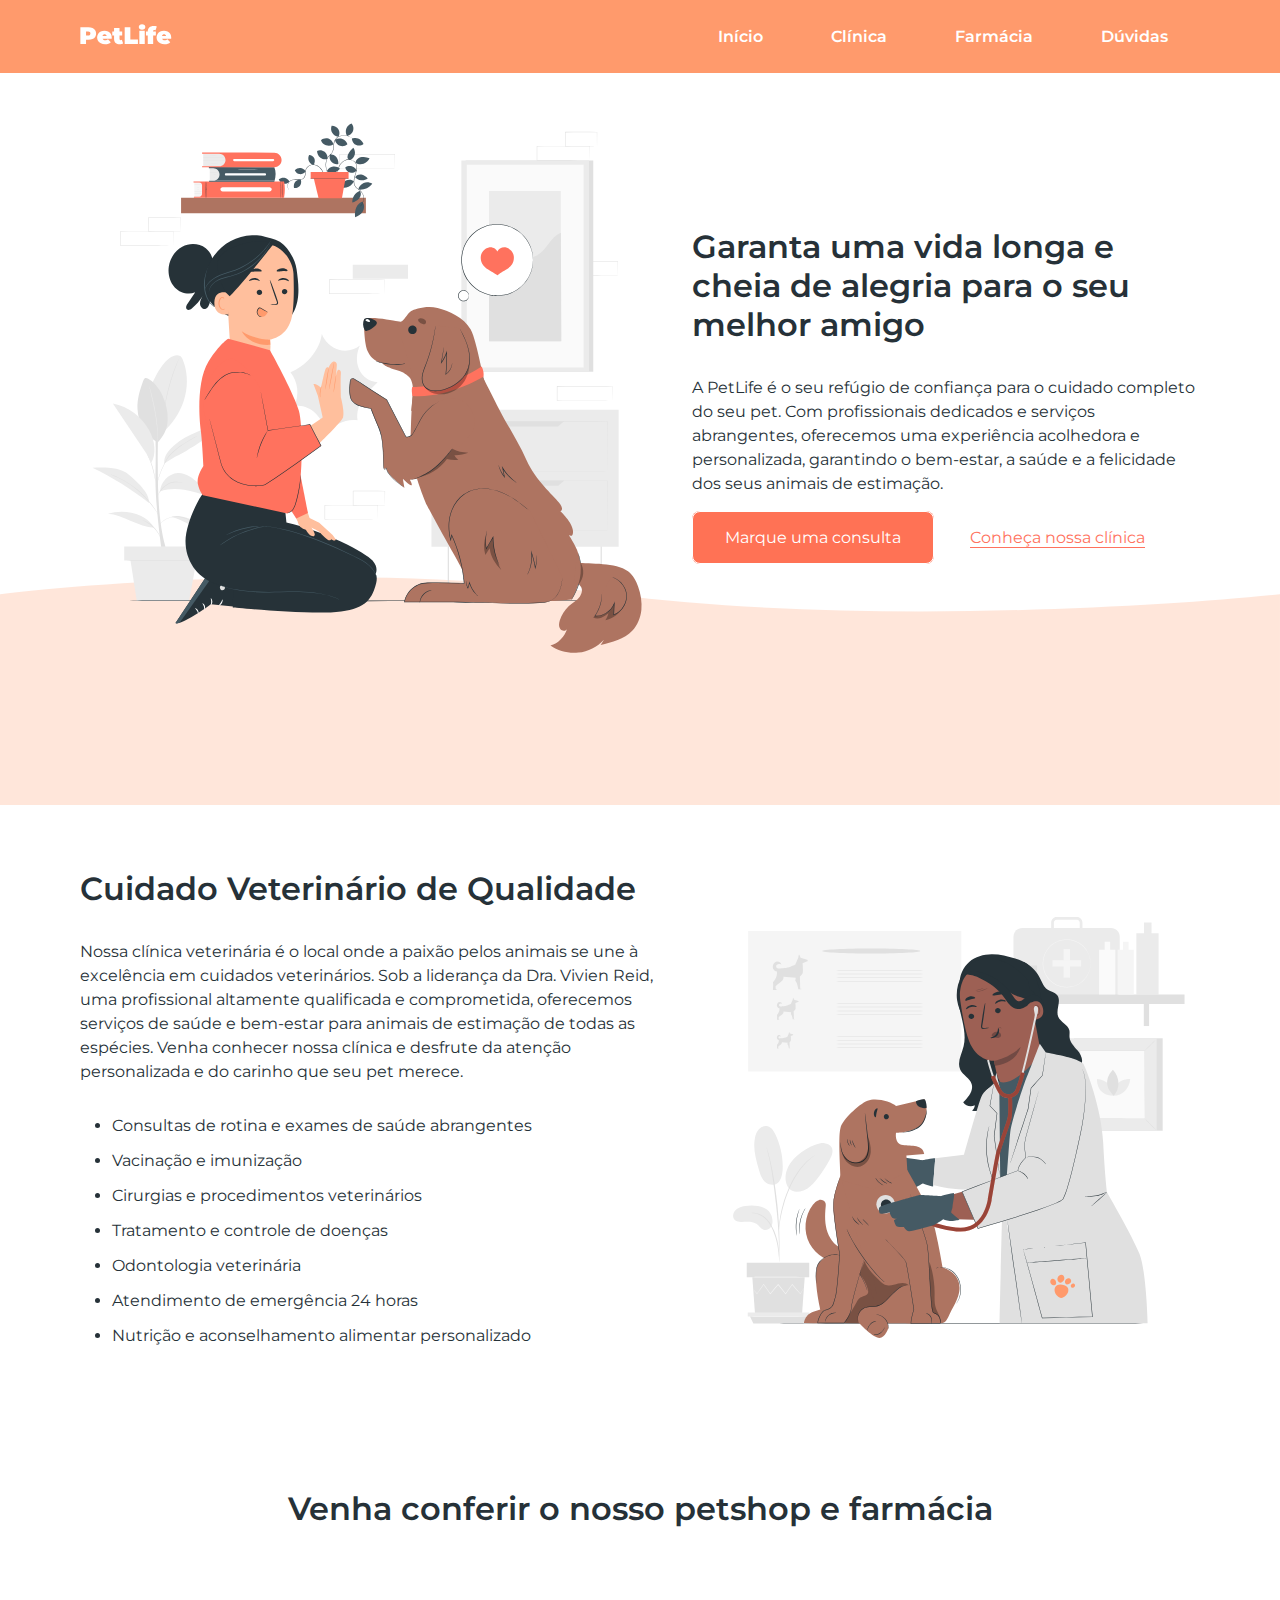
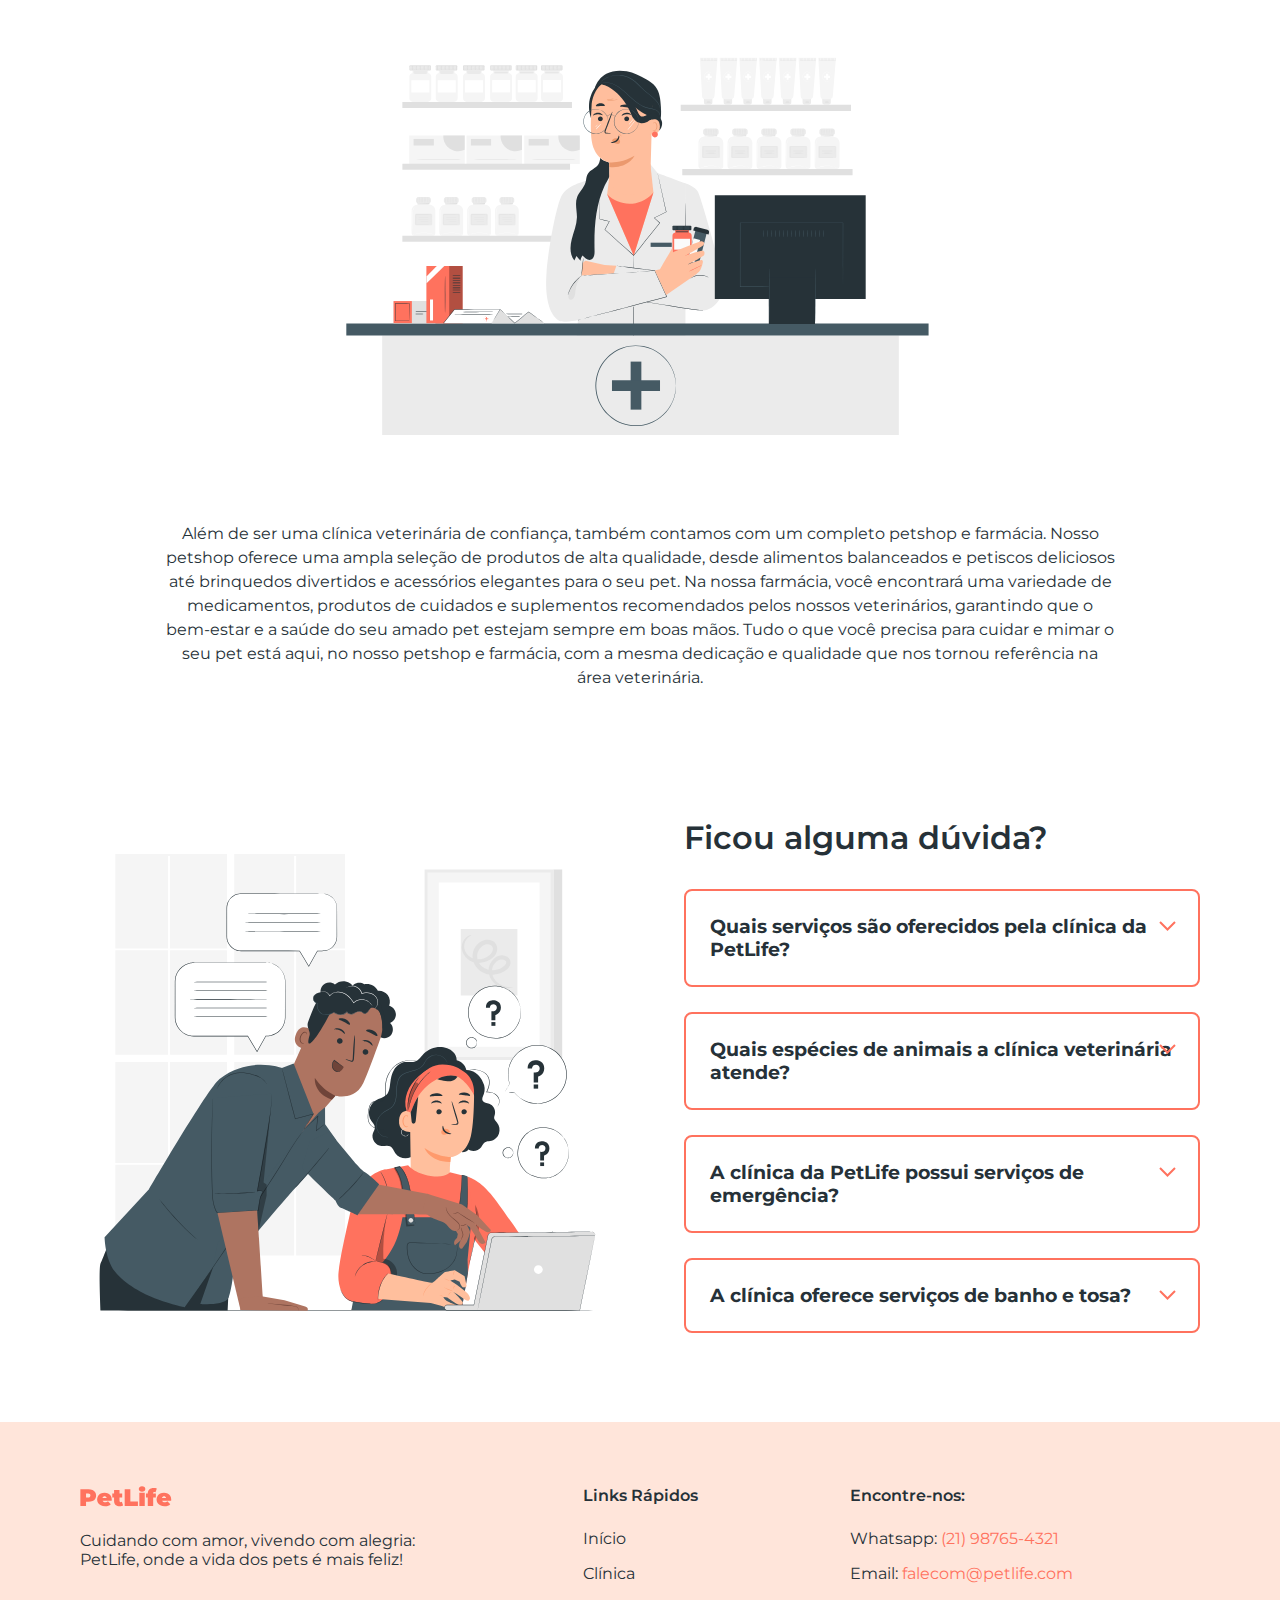
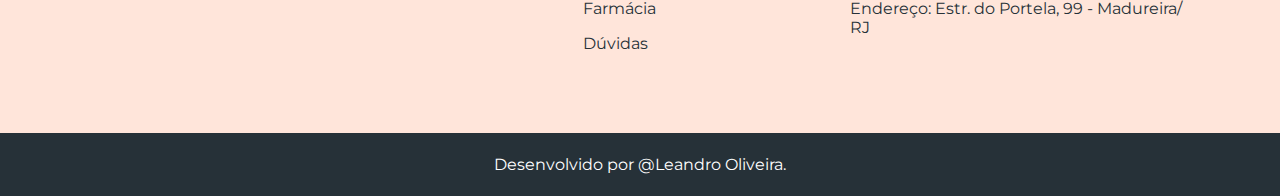
<file: index.html>
<!DOCTYPE html>
<html lang="pt-br">
<head>
    <title>PetLife</title>
    <meta name="description" content="Garanta uma vida longa e cheia de alegria para o seu melhor amigo">
    
    <link rel="stylesheet" href="index.css">
    <link rel="preconnect" href="https://fonts.googleapis.com">
    <link rel="preconnect" href="https://fonts.gstatic.com" crossorigin>
    <link href="https://fonts.googleapis.com/css2?family=Montserrat:ital,wght@0,100..900;1,100..900&display=swap" rel="stylesheet">

</head>

<body>
    <header>
        <a href="index.html">
            <img src="PetLife/img/logo-white.svg" alt="PetLife">
        </a>
        <nav>
            <a href="#inicio">Início</a>
            <a href="#clinica">Clínica</a>
            <a href="#farmacia">Farmácia</a>
            <a href="#duvidas">Dúvidas</a>
        </nav>
    </header>

    <main>
        <section id="inicio">
            <img src="PetLife/img/start-img.svg" alt="" width="580" height="580">

            <div>
                <h1>Garanta uma vida longa e cheia de alegria para o seu melhor amigo</h1>
                <p class="paragrafo">
                    A PetLife é o seu refúgio de confiança para o cuidado completo do seu pet. Com profissionais dedicados e
                    serviços abrangentes, oferecemos uma experiência acolhedora e personalizada, garantindo o bem-estar, 
                    a saúde e a felicidade dos seus animais de estimação.
                </p>
                <a class="button" href="consulta.html" target="_blank">Marque uma consulta</a>
                <a class="transp-button" href="clinica.html">Conheça nossa clínica</a>
            </div>
            <img class="absolute" src="PetLife/img/shape.svg" alt="">

        </section>

        <section id="clinica">
            <div>
                <h2>Cuidado Veterinário de Qualidade</h2>
                <p class="paragrafo">Nossa clínica veterinária é o local onde a paixão pelos animais se une à excelência em cuidados veterinários.
                    Sob a liderança da Dra. Vivien Reid, uma profissional altamente qualificada e comprometida, oferecemos
                    serviços
                    de saúde e bem-estar para animais de estimação de todas as espécies. Venha conhecer nossa clínica e desfrute
                    da
                    atenção personalizada e do carinho que seu pet merece.</p>
            
            <ul>
                <li>Consultas de rotina e exames de saúde abrangentes</li>
                <li>Vacinação e imunização</li>
                <li>Cirurgias e procedimentos veterinários</li>
                <li>Tratamento e controle de doenças</li>
                <li>Odontologia veterinária</li>
                <li>Atendimento de emergência 24 horas</li>
                <li>Nutrição e aconselhamento alimentar personalizado</li>
            </ul>
            </div>
            <img src="PetLife/img/clinic-img.svg" width="480" height="480" loading="lazy">  
        </section>

        <section id="farmacia">
            <h2>Venha conferir o nosso petshop e farmácia</h2>
            <img src="PetLife/img/shop-img.svg" width="645" height="430" loading="lazy">
            <p class="paragrafo">
                Além de ser uma clínica veterinária de confiança, também contamos com um completo petshop e farmácia. Nosso
                petshop oferece uma ampla seleção de produtos de alta qualidade, desde alimentos balanceados e petiscos
                deliciosos até brinquedos divertidos e acessórios elegantes para o seu pet. Na nossa farmácia, você encontrará
                uma variedade de medicamentos, produtos de cuidados e suplementos recomendados pelos nossos veterinários,
                garantindo que o bem-estar e a saúde do seu amado pet estejam sempre em boas mãos. Tudo o que você precisa para
                cuidar e mimar o seu pet está aqui, no nosso petshop e farmácia, com a mesma dedicação e qualidade que nos
                tornou referência na área veterinária.
            </p>
        </section>

        <section id="duvidas">
            <img src="PetLife/img/faq-img.svg" width="540" height="540" loading="lazy">
            <div>
                <h2>Ficou alguma dúvida?</h2>
                <div class="duvida">
                    <h3>Quais serviços são oferecidos pela clínica da PetLife?</h3>
                    <img src="PetLife/img/arrow-down.svg" alt="">
                    <p class="paragrafo">
                        A clínica da PetLife oferece uma ampla gama de serviços, incluindo consultas de rotina, vacinação,
                        cirurgias, tratamento de doenças, cuidados odontológicos, atendimento de emergência 24 horas, 
                        programas de prevenção de pulgas, carrapatos e vermes, entre outros. Nosso objetivo é fornecer cuidados 
                        abrangentes e personalizados para garantir a saúde e o bem-estar do seu pet.
                    </p>
                </div>
                <div class="duvida">
                    <h3>Quais espécies de animais a clínica veterinária atende?</h3>
                    <img src="PetLife/img/arrow-down.svg" alt="">
                    <p class="paragrafo">
                      A clínica veterinária da PetLife atende animais de estimação de todas as espécies, incluindo cães, gatos,
                      pássaros, roedores e répteis. Nossos profissionais possuem conhecimento e experiência para cuidar de
                      diferentes tipos de animais, oferecendo um atendimento especializado e dedicado a cada um deles.
                    </p>
                  </div>
                  <div class="duvida">
                    <h3>A clínica da PetLife possui serviços de emergência?</h3>
                    <img src="PetLife/img/arrow-down.svg" alt="">
                    <p class="paragrafo">
                      Sim, a clínica veterinária da PetLife oferece serviços de emergência 24 horas. Se o seu animal de estimação
                      precisar de atendimento veterinário imediato fora do horário de expediente, nossa equipe está pronta para
                      ajudar, fornecendo cuidados urgentes e tratamento adequado para garantir o bem-estar do seu pet.
                    </p>
                  </div>
                  <div class="duvida">
                    <h3>A clínica oferece serviços de banho e tosa?</h3>
                    <img src="PetLife/img/arrow-down.svg" alt="">
                    <p class="paragrafo">
                      Sim, a clínica veterinária da PetLife oferece serviços profissionais de banho e tosa. Nossa equipe de
                      profissionais experientes garante que seu pet receba cuidados adequados, usando produtos de alta qualidade e
                      técnicas seguras. O banho e tosa ajudam a manter a higiene, a saúde da pele e pelagem do seu pet, além de
                      proporcionar uma experiência relaxante e agradável para eles.
                    </p>
                  </div>
            </div>
            
        </section>
    </main>

    <footer>
        <div>
            <img src="PetLife/img/logo.svg" alt="PetLife">
            <p>Cuidando com amor, vivendo com alegria: PetLife, onde a vida dos pets é mais feliz!</p>
        </div>
           
        <div>
            <strong class="titulo">Links Rápidos</strong>
            <nav>
                <a href="#inicio">Início</a>
                <a href="#clinica">Clínica</a>
                <a href="#farmacia">Farmácia</a>
                <a href="#duvidas">Dúvidas</a>
            </nav>
        </div>

        <div>
            <strong class="titulo">Encontre-nos:</strong>
            <p>Whatsapp: <a href="http://wa.me/5521987654321" target="_blank">(21) 98765-4321</a></p>
            <p>Email: <a href="mailto:falecom@petlife.com">falecom@petlife.com</a></p>
            <p>Endereço: Estr. do Portela, 99 - Madureira/ RJ</p>
        </div>
    </footer>

        <div id="copyright">Desenvolvido por @Leandro Oliveira.</div>

<script src="index.js"></script>
       
</body>
</html>
</file>
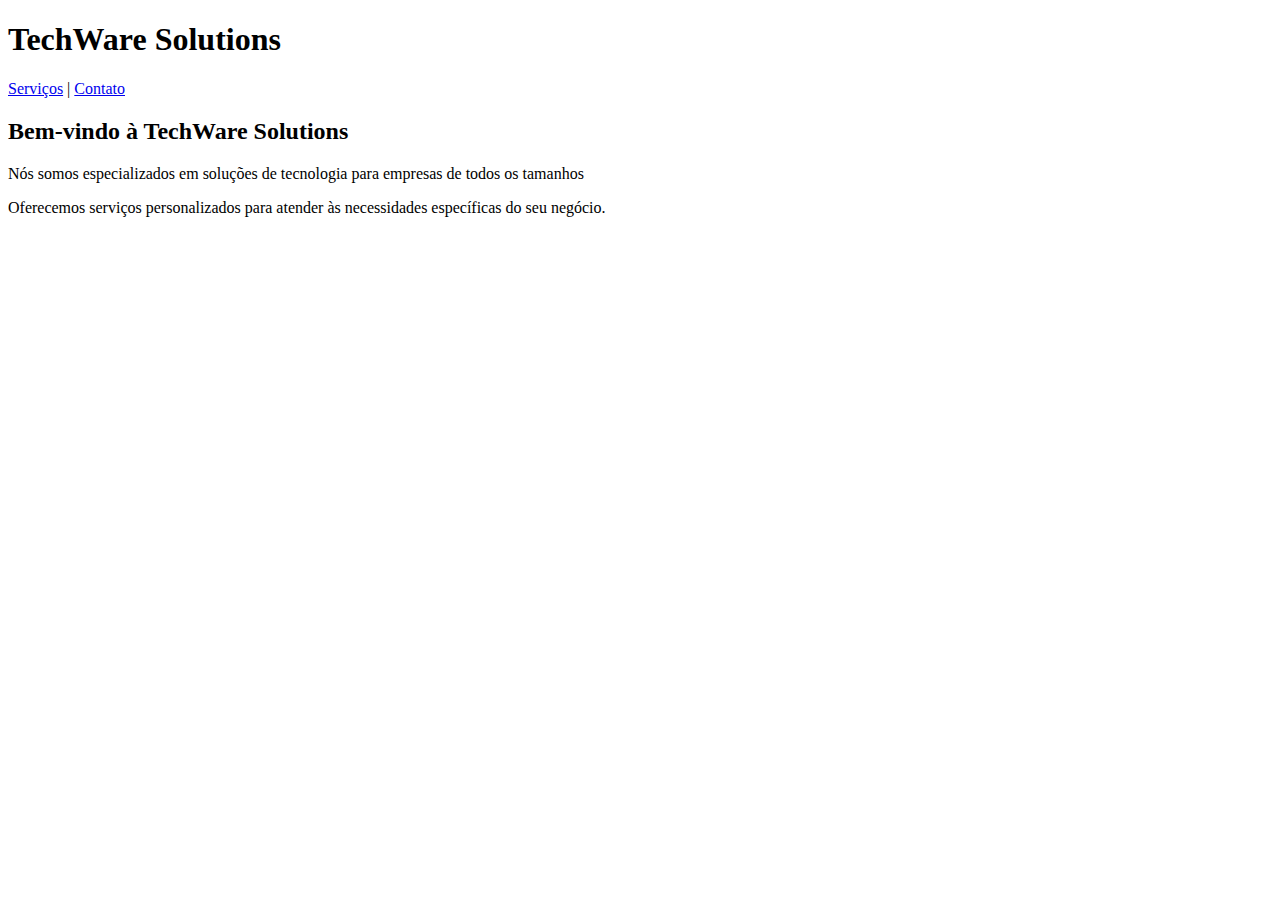
<file: HTML/index.html>
<!DOCTYPE html>
<html lang="en">
<head>
        <meta name="TechWare" content="width=device-width, initial-scale=1.0">
    <title>Início - TechWare Solutions</title>
</head>
<body>
    <h1>TechWare Solutions</h1>

    <div>
        <a href="servicos.html">Serviços</a> |
        <a href="contato.html">Contato</a>
    </div>

    <h2>Bem-vindo à TechWare Solutions</h2>

    <div>
        <p>Nós somos especializados em soluções de tecnologia para empresas de todos os tamanhos</p>

        <p>Oferecemos serviços personalizados para atender às necessidades específicas do seu negócio.</p>
    </div>
    
</body>
</html>
</file>
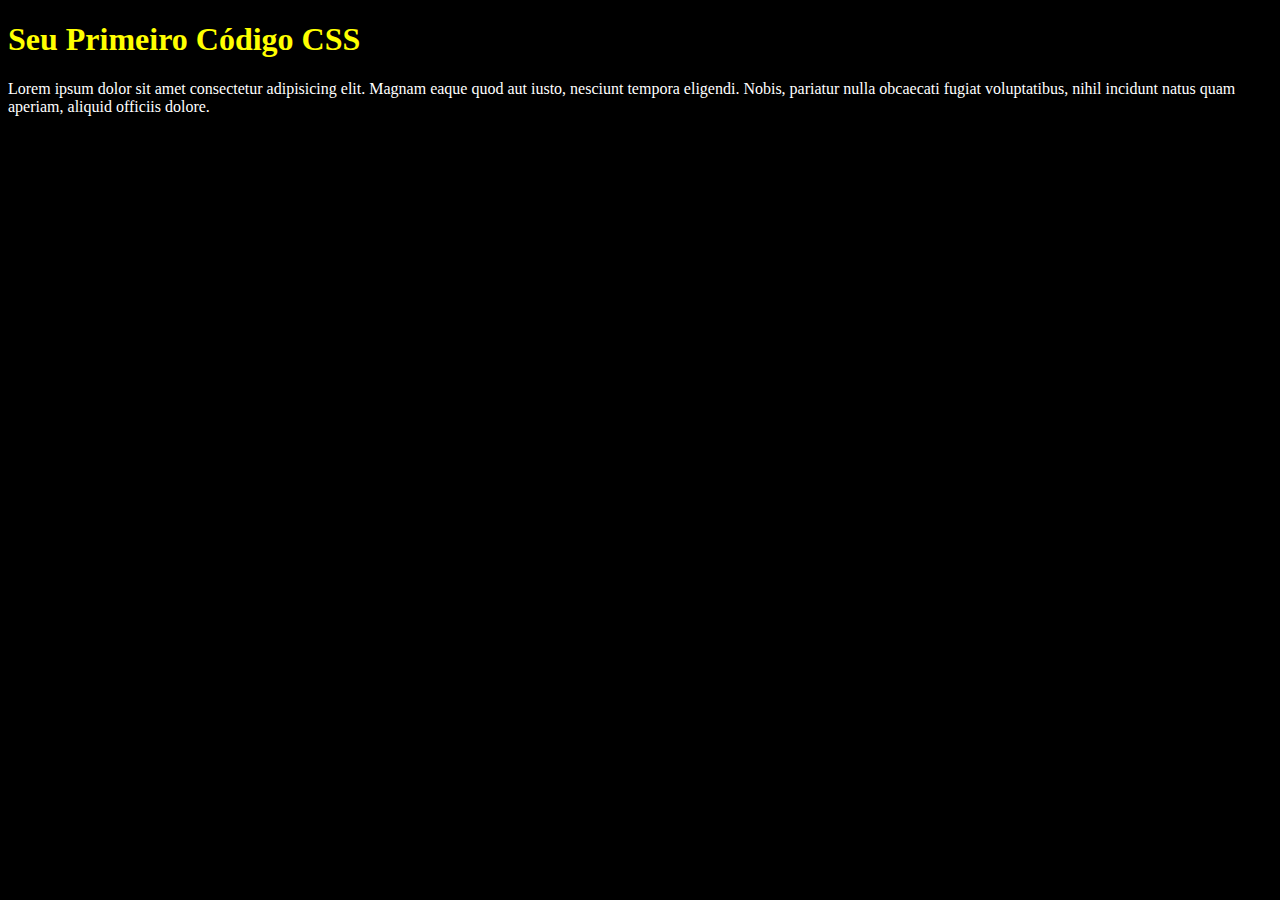
<file: CSS/intro/index.html>
<!DOCTYPE html>
<html lang="pt-br">

<head>
    <meta charset="UTF-8">
    <meta name="viewport" content="width=device-width, initial-scale=1.0">
    <title>Primeiro Código CSS</title>
    <link rel="stylesheet" href="style.css">
</head>

<body>
    <h1>Seu Primeiro Código CSS</h1>
    <p>Lorem ipsum dolor sit amet consectetur adipisicing elit. Magnam eaque quod aut iusto, nesciunt tempora eligendi. Nobis, pariatur nulla obcaecati fugiat voluptatibus, nihil incidunt natus quam aperiam, aliquid officiis dolore.</p>
</body>

</html>
</file>
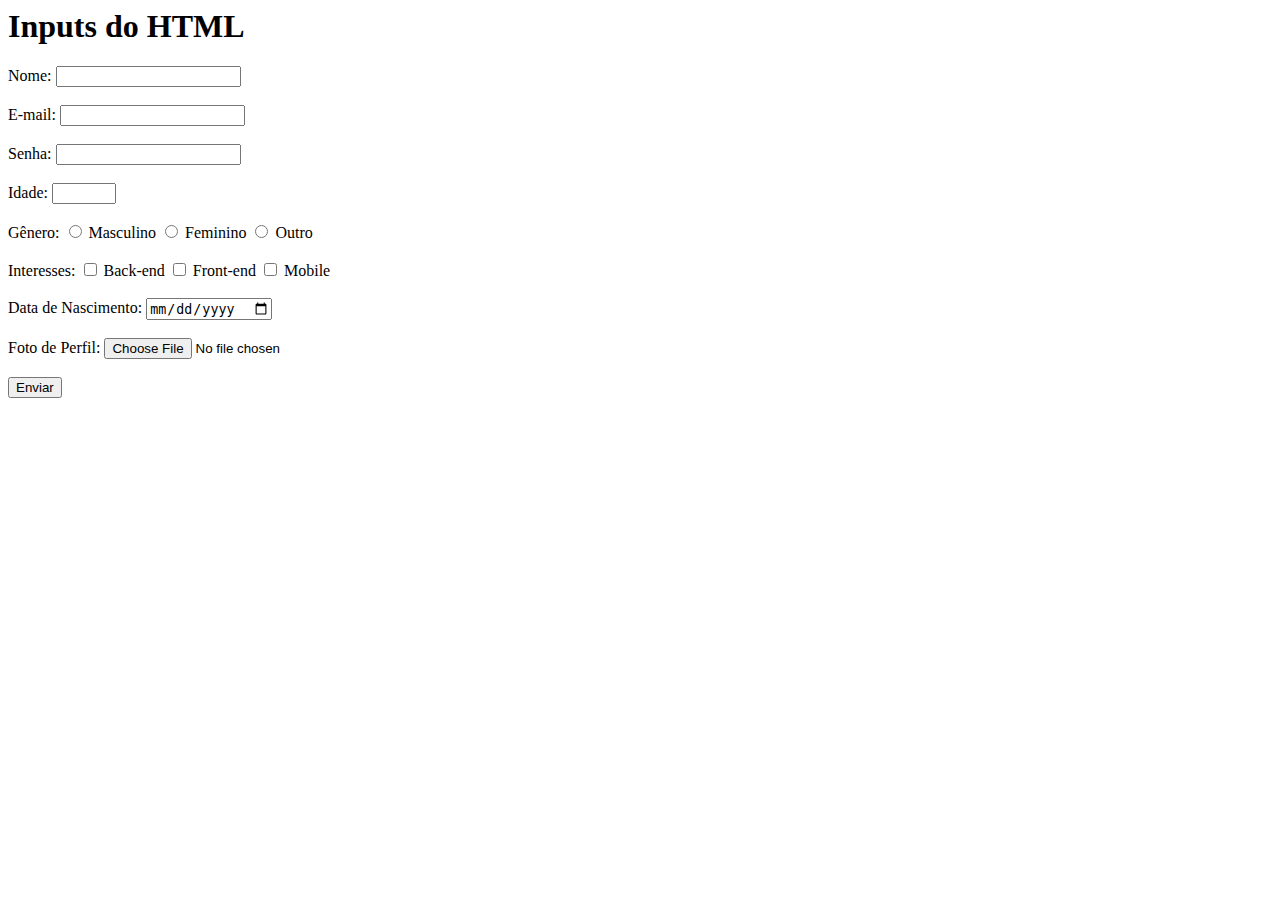
<file: HTML/formulario/index.html>
<html>
<head>
  <title>Inputs do HTML</title>
</head>

<body>
  <h1>Inputs do HTML</h1>

  <form>
    <!-- Campo de texto -->
    <label for="nome">Nome:</label>
    <input type="text" id="nome" name="nome" required>
    <br><br>

    <!-- Campo de e-mail -->
    <label for="email">E-mail:</label>
    <input type="email" id="email" name="email" required>
    <br><br>

    <!-- Campo de senha -->
    <label for="senha">Senha:</label>
    <input type="password" id="senha" name="senha" required>
    <br><br>

    <!-- Campo de número -->
    <label for="idade">Idade:</label>
    <input type="number" id="idade" name="idade" min="18" max="100">
    <br><br>

    <!-- Campo de seleção usando inputs de radio -->
    <label>Gênero:</label>
    <input type="radio" id="masculino" name="genero" value="masculino">
    <label for="masculino">Masculino</label>
    <input type="radio" id="feminino" name="genero" value="feminino">
    <label for="feminino">Feminino</label>
    <input type="radio" id="outro" name="genero" value="outro">
    <label for="outro">Outro</label>
    <br><br>

    <!-- Campo de seleção múltipla usando inputs de checkbox -->
    <label>Interesses:</label>
    <input type="checkbox" id="backend" name="interesses" value="backend">
    <label for="backend">Back-end</label>
    <input type="checkbox" id="frontend" name="interesses" value="frontend">
    <label for="frontend">Front-end</label>
    <input type="checkbox" id="mobile" name="interesses" value="mobile">
    <label for="mobile">Mobile</label>
    <br><br>

    <!-- Campo de data -->
    <label for="dataNascimento">Data de Nascimento:</label>
    <input type="date" id="dataNascimento" name="dataNascimento">
    <br><br>

    <!-- Campo de arquivo (upload de arquivos) -->
    <label for="fotoPerfil">Foto de Perfil:</label>
    <input type="file" id="fotoPerfil" name="fotoPerfil">
    <br><br>

    <button type="submit">Enviar</button>
  </form>
</body>

</html>
</file>
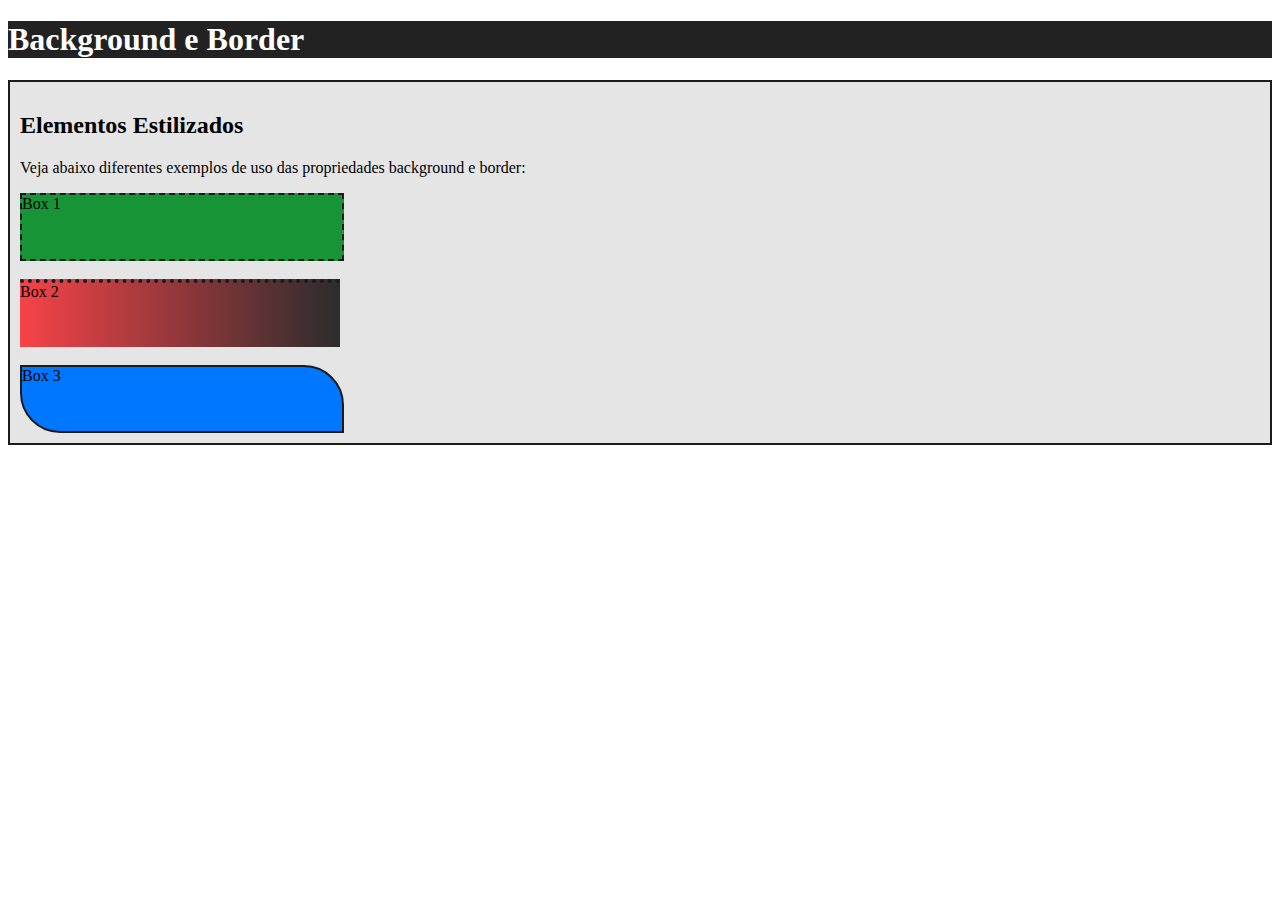
<file: CSS/intro/bg & border/index.html>
<!DOCTYPE html>
<html lang="pt-br">

<head>
    <meta charset="UTF-8">
    <meta name="viewport" content="width=device-width, initial-scale=1.0">
    <title>Background e Border</title>

    <link rel="stylesheet" href="style.css">
</head>

<body>
    <header>
        <h1>Background e Border</h1>
    </header>

    <main>
        <h2>Elementos Estilizados</h2>
        <p>Veja abaixo diferentes exemplos de uso das propriedades background e border:</p>

        <section>
            <div class="box box1">Box 1</div>
            <br>
            <div class="box box2">Box 2</div>
            <br>
            <div class="box box3">Box 3</div>
        </section>
    </main>
</body>

</html>
</file>
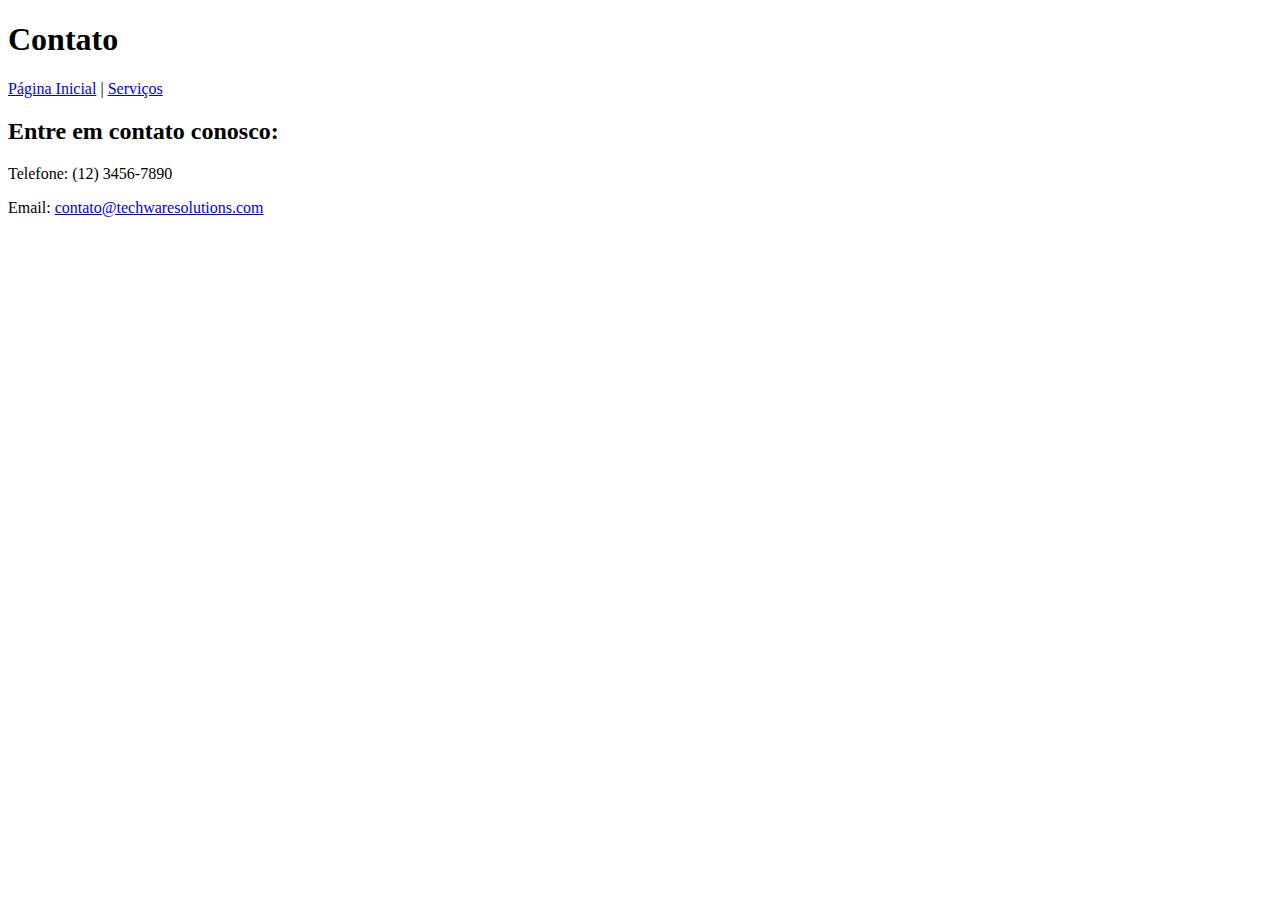
<file: HTML/contato.html>
<!DOCTYPE html>
<html lang="en">
<head>
        <meta name="viewport" content="width=device-width, initial-scale=1.0">
    <title>Contato</title>
</head>
<body>
    <h1>Contato</h1>

    <div>
        <a href="index.html">Página Inicial</a> |
        <a href="servicos.html">Serviços</a>
    </div>

    <h2>Entre em contato conosco:</h2>

    <div>
        <p>Telefone: (12) 3456-7890</p>
        <p>Email: <a href="mailto:contato@techwaresolutions.com"> contato@techwaresolutions.com</a></p>
    </div>

</body>
</html>
</file>
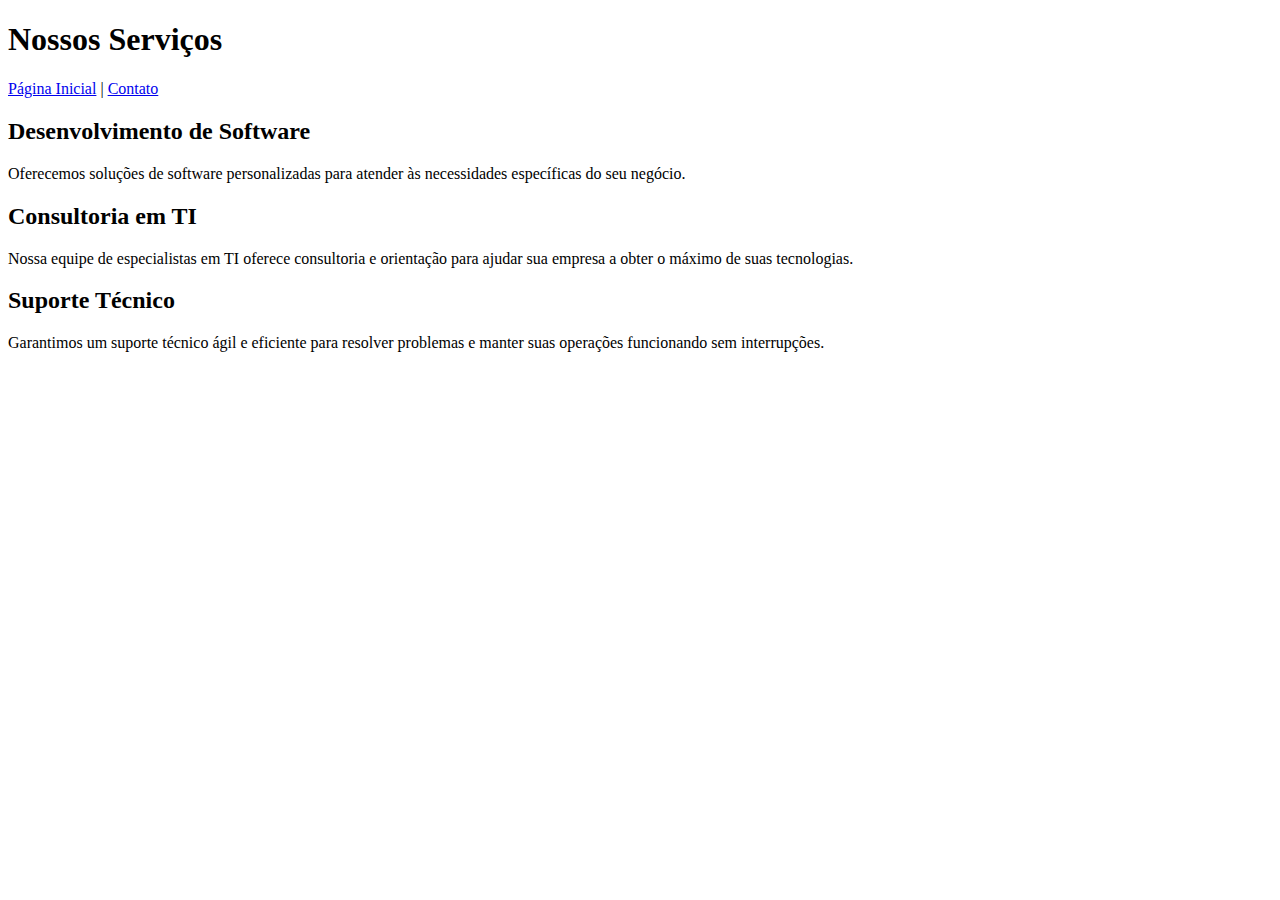
<file: HTML/servicos.html>
<!DOCTYPE html>
<html lang="en">
<head>
    <meta name="viewport" content="width=device-width, initial-scale=1.0">
    <title>Serviços</title>
</head>
<body>
    <h1>Nossos Serviços</h1>

    <div>
        <a href="index.html">Página Inicial</a> |
        <a href="contato.html">Contato</a>
    </div>

    <div>
        <h2>Desenvolvimento de Software</h2>
        <p>Oferecemos soluções de software personalizadas para atender às necessidades específicas do seu negócio.</p>
    </div>

    <div>
        <h2>Consultoria em TI</h2>
        <p>Nossa equipe de especialistas em TI oferece consultoria e orientação para ajudar sua empresa a obter o máximo de 
        suas tecnologias.</p>
    </div>

    <div>
        <h2>Suporte Técnico</h2>
        <p>Garantimos um suporte técnico ágil e eficiente para resolver problemas e manter suas operações funcionando
        sem interrupções.</p>
    </div>
    
</body>
</html>
</file>
<file: index.css>
*{
    box-sizing: border-box;
    margin: 0;
    padding: 0;
    font-family: 'Montserrat', sans-serif;
}

body{
    color: #263138
}

header {
    background-color: #FF9A6C;
    display: flex;
    align-items: center;
    justify-content: space-between;
    padding-left: 80px;
    padding-right: 80px;
    padding-top: 24px;
    padding-bottom: 24px;
}

header nav a {
    color: #FFFFFF;
    font-weight: 600;
    padding: 32px;
    text-decoration: none;
}

#inicio {
    display: flex;
    align-items: center;
    gap: 32px;
    padding: 24px 80px 128px 80px;
    position: relative;
}

h1,
h2 {
    font-weight: 600;
    font-size: 32px;
    margin-bottom: 32px;
}

.paragrafo {
    line-height: 150%;
    margin-bottom: 32px;
}

.button {
    background-color: #FF7255;
    border-radius: 8px;
    border-color: #FF7255;
    color: #FFFFFF;
    padding: 16px 32px;
    border: 1px solid; 
    text-decoration: none;
    transition: 0.5s;
}

.button:hover {
    background-color: #FFFFFF;
    color: #FF7255;
    border-radius: 8px;
    padding: 16px 32px;
    border-color: #FF7255;
    border: 1px solid; 
  }
  
.transp-button {
    background-color: transparent;
    color: #FF725E;
    padding: 16px 32px;
    text-underline-offset: 4px;
    cursor: pointer;
}

.transp-button:hover {
    text-decoration: none;
}

.absolute {
    position: absolute;
    bottom: 0;
    left: 0;
    width: 100%;
    z-index: -10;
}

#clinica {
    display: flex;
    align-items: center;
    gap: 64px;
    padding: 64px 80px;
}

#clinica li {
    margin-bottom: 16px;
    margin-left: 32px;
}

#farmacia {
    padding: 64px 80px;
    text-align: center;
}

#farmacia img {
    margin: 64px auto;
}

#farmacia .paragrafo {
    max-width: 950px;
    margin: 0 auto;
}

#duvidas {
    display: flex;
    align-items: center;
    gap: 64px;
    padding: 64px 80px;
}

.duvida {
    position: relative;
}

.duvida h3 {
    border: 2px solid #FF725E;
    border-radius: 8px;
    cursor: pointer;
    padding: 24px;
}

.duvida img {
    position: absolute;
    top: 32px;
    right: 24px;
}

.duvida .paragrafo {
    border-right: 1px solid #FF725E;
    border-bottom: 1px solid #FF725E;
    border-left: 1px solid #FF725E;
    border-right: 1px solid #FF725E;
    border-radius: 0 0 8px 8px;
    margin-top: -8px;
    padding: 0 24px;
    opacity: 0;
    height: 0;
    overflow: hidden;
    transition: .2s;
}

.duvida.ativa .paragrafo {
    height: fit-content;
    opacity: 1;
    padding: 24px;
}

footer {
    background-color: rgba(255, 152, 108, 0.25);
    display: flex;
    justify-content: space-between;
    gap: 80px;
    padding: 64px 80px;
}

footer img,
footer .titulo {
    display: block;
    font-weight: 600;
    margin-bottom: 24px;
}

footer nav a {
    color: #263138;
    display: block;
    margin-bottom: 16px;
    text-decoration: none;
}

footer p {
    margin-bottom: 16px;
    max-width: 350px;
}

footer p a {
    color: #FF725E;
    text-decoration: none;
}

#copyright {
    background-color: #263138;
    color: #FFFFFF;
    padding: 22px;
    text-align: center;
}
</file>
<file: CSS/intro/style.css>
body {
    background-color: black;
}

h1{
    color: yellow;
}

p {
    color: white;
}
</file>
<file: CSS/intro/bg & border/style.css>
body {
    background-image: 
    url('https://tourismteacher.com/wp-content/uploads/2022/08/camel-caravan-in-the-desert-on-a-sand-dune-at-suns-2022-01-11-07-07-36-utc-1024x683.jpg');
    background-size: cover;
}

header {
    background-color: #222;
    color: #fff;
}

main {
    background-color: #e5e5e5;
    padding: 10px;
    border-width: 2px;
    border-color: #1c1a1d;
    border-style: solid;
}

.box1 {
    background-color: #169436;
    border: dashed 2px #1c1a1d;
    height: 64px;
    width: 320px;
}

.box2 {
    background-image: linear-gradient(to left, #2c2c2d, #f64348);
    border-top: 4px dotted #1c1a1d;
    height: 64px;
    width: 320px;
}

.box3 {
    background-color: #0077ff;
    border: 2px solid #1c1a1d;
    border-top-right-radius: 40px;
    border-bottom-left-radius: 40px;
    height: 64px;
    width: 320px;
}
</file>
